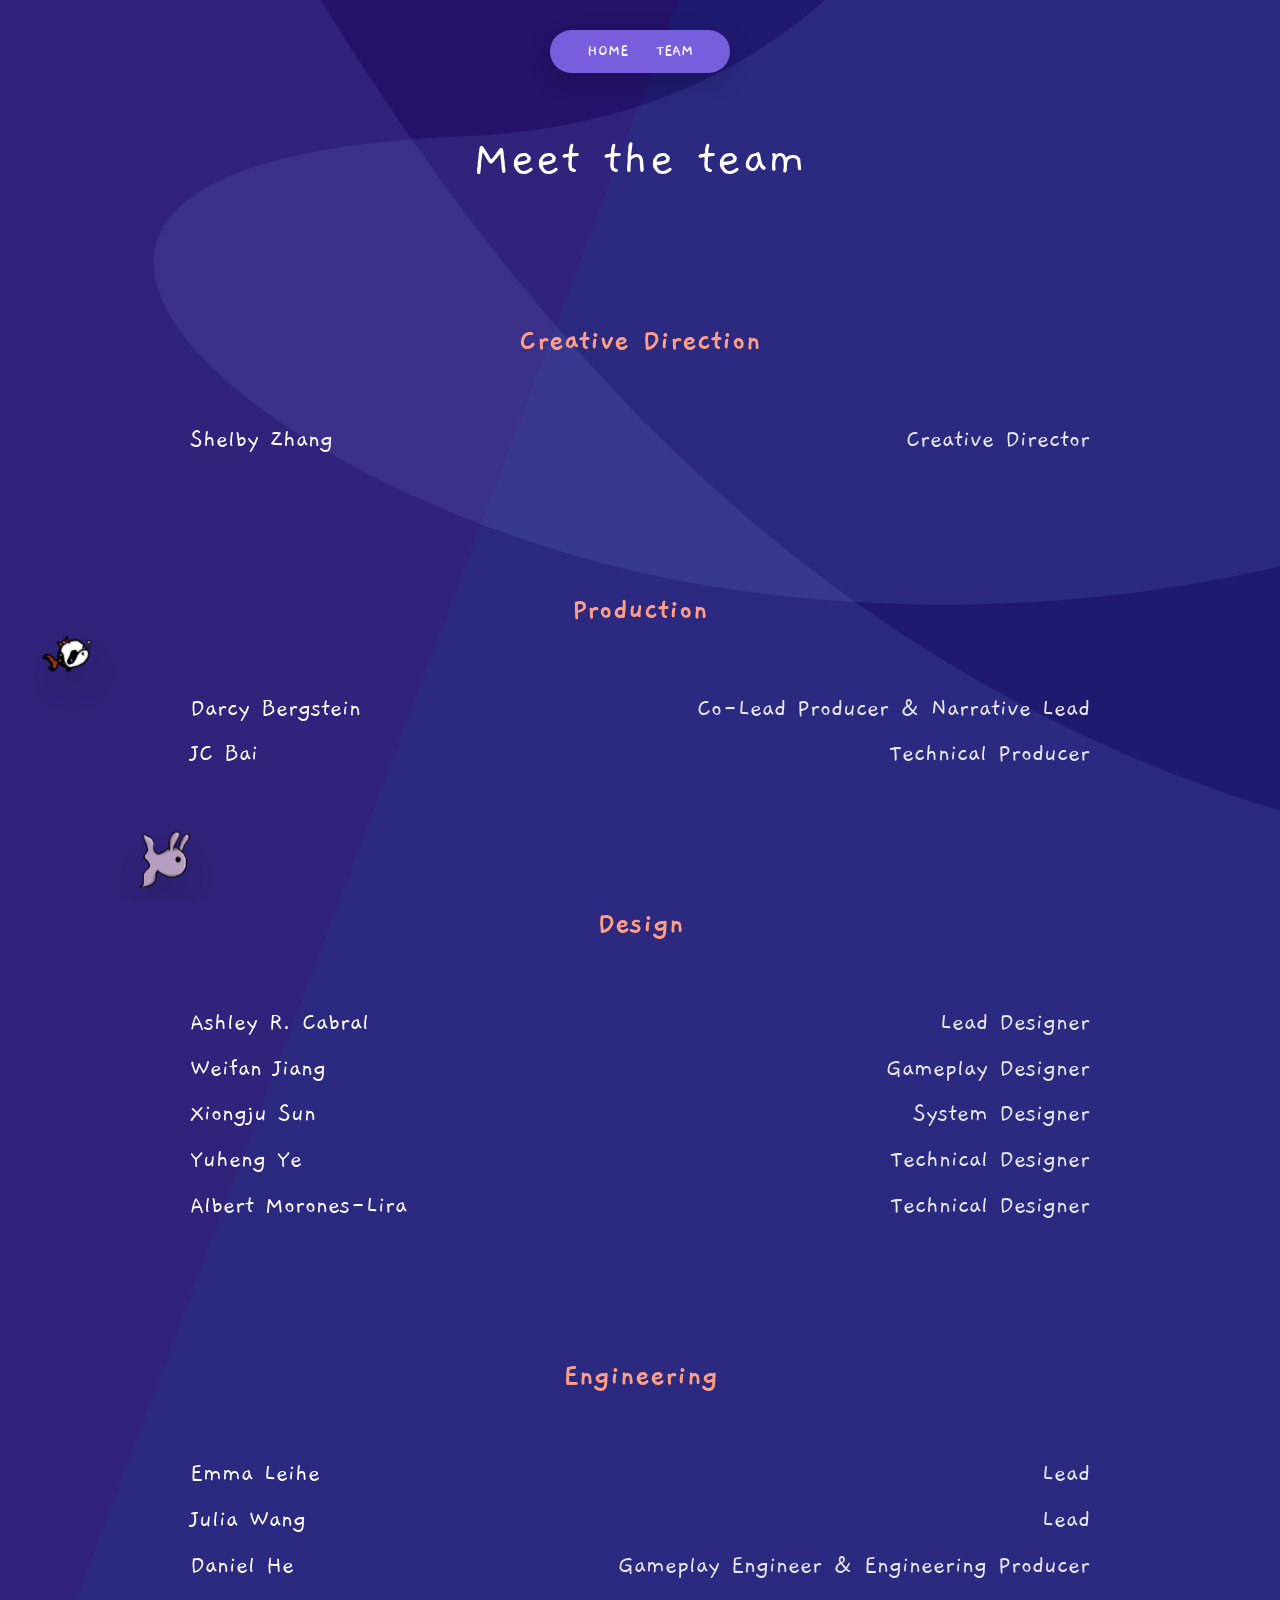
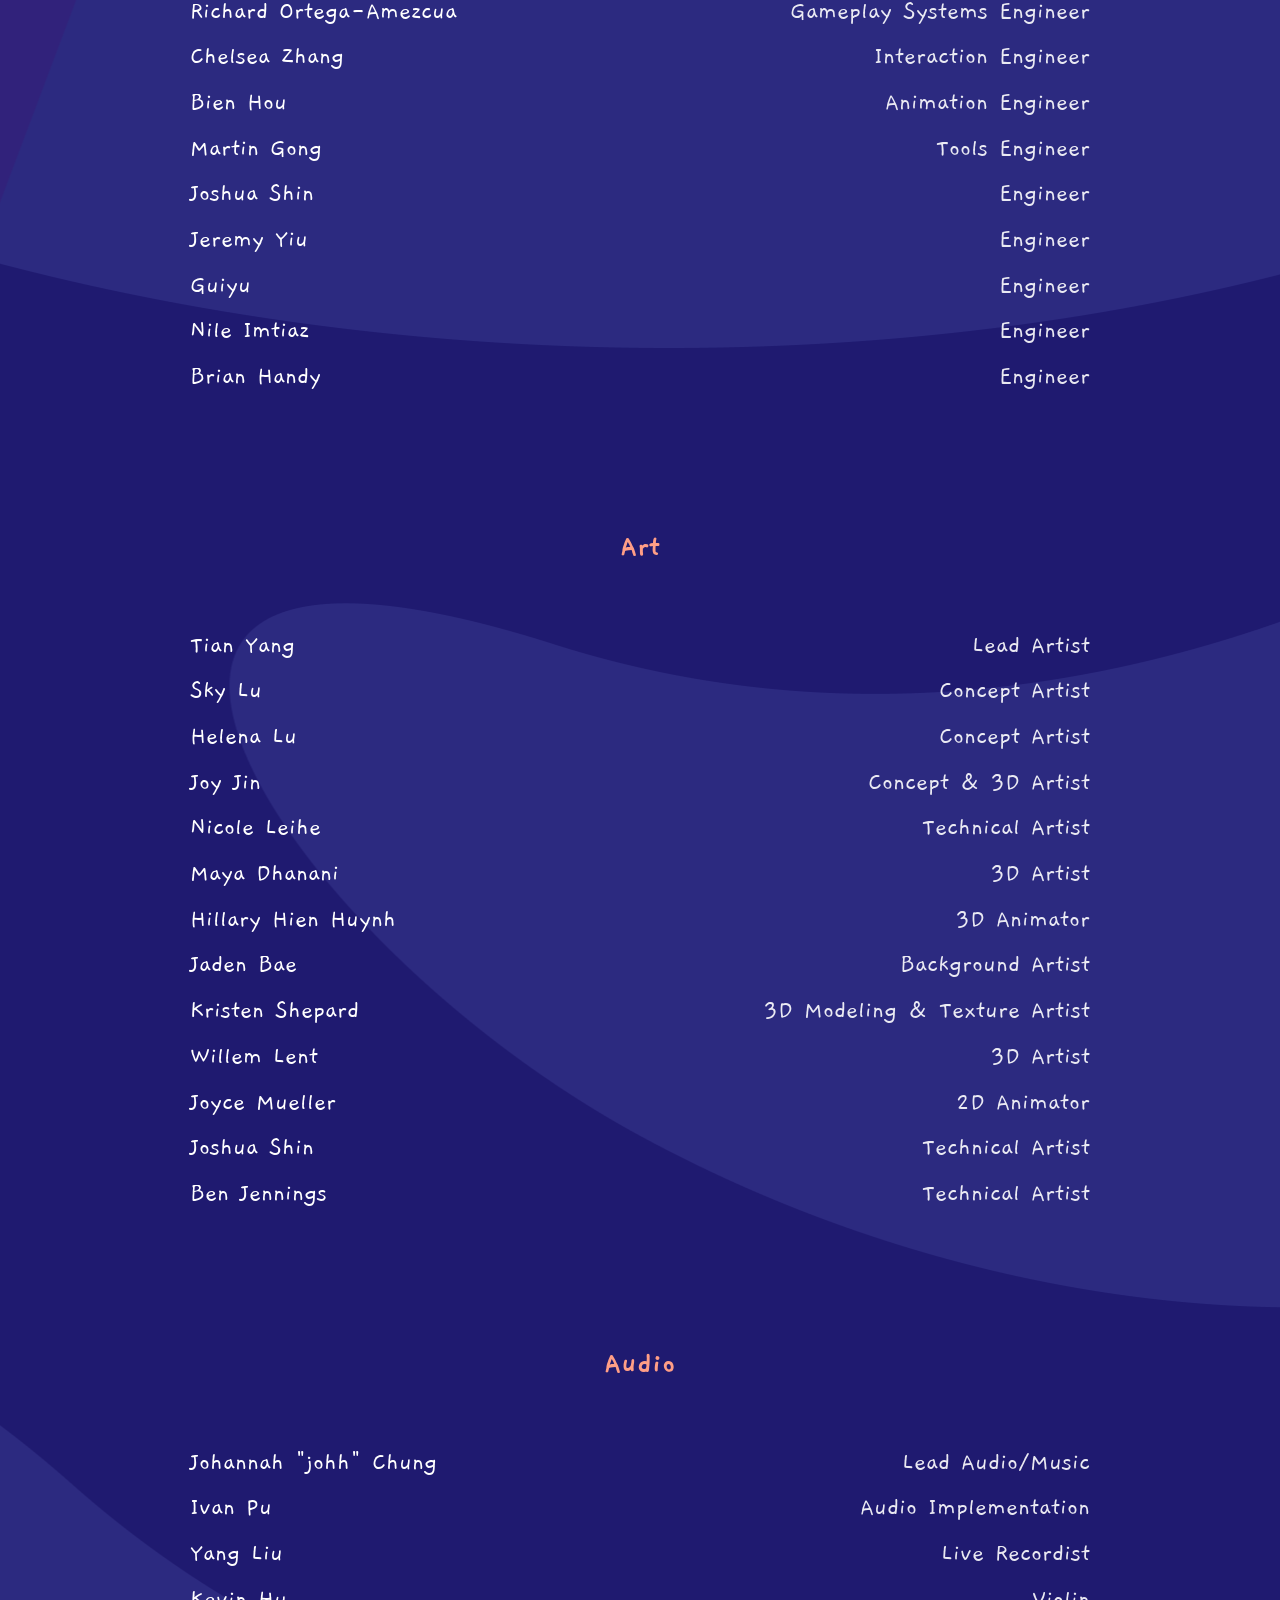
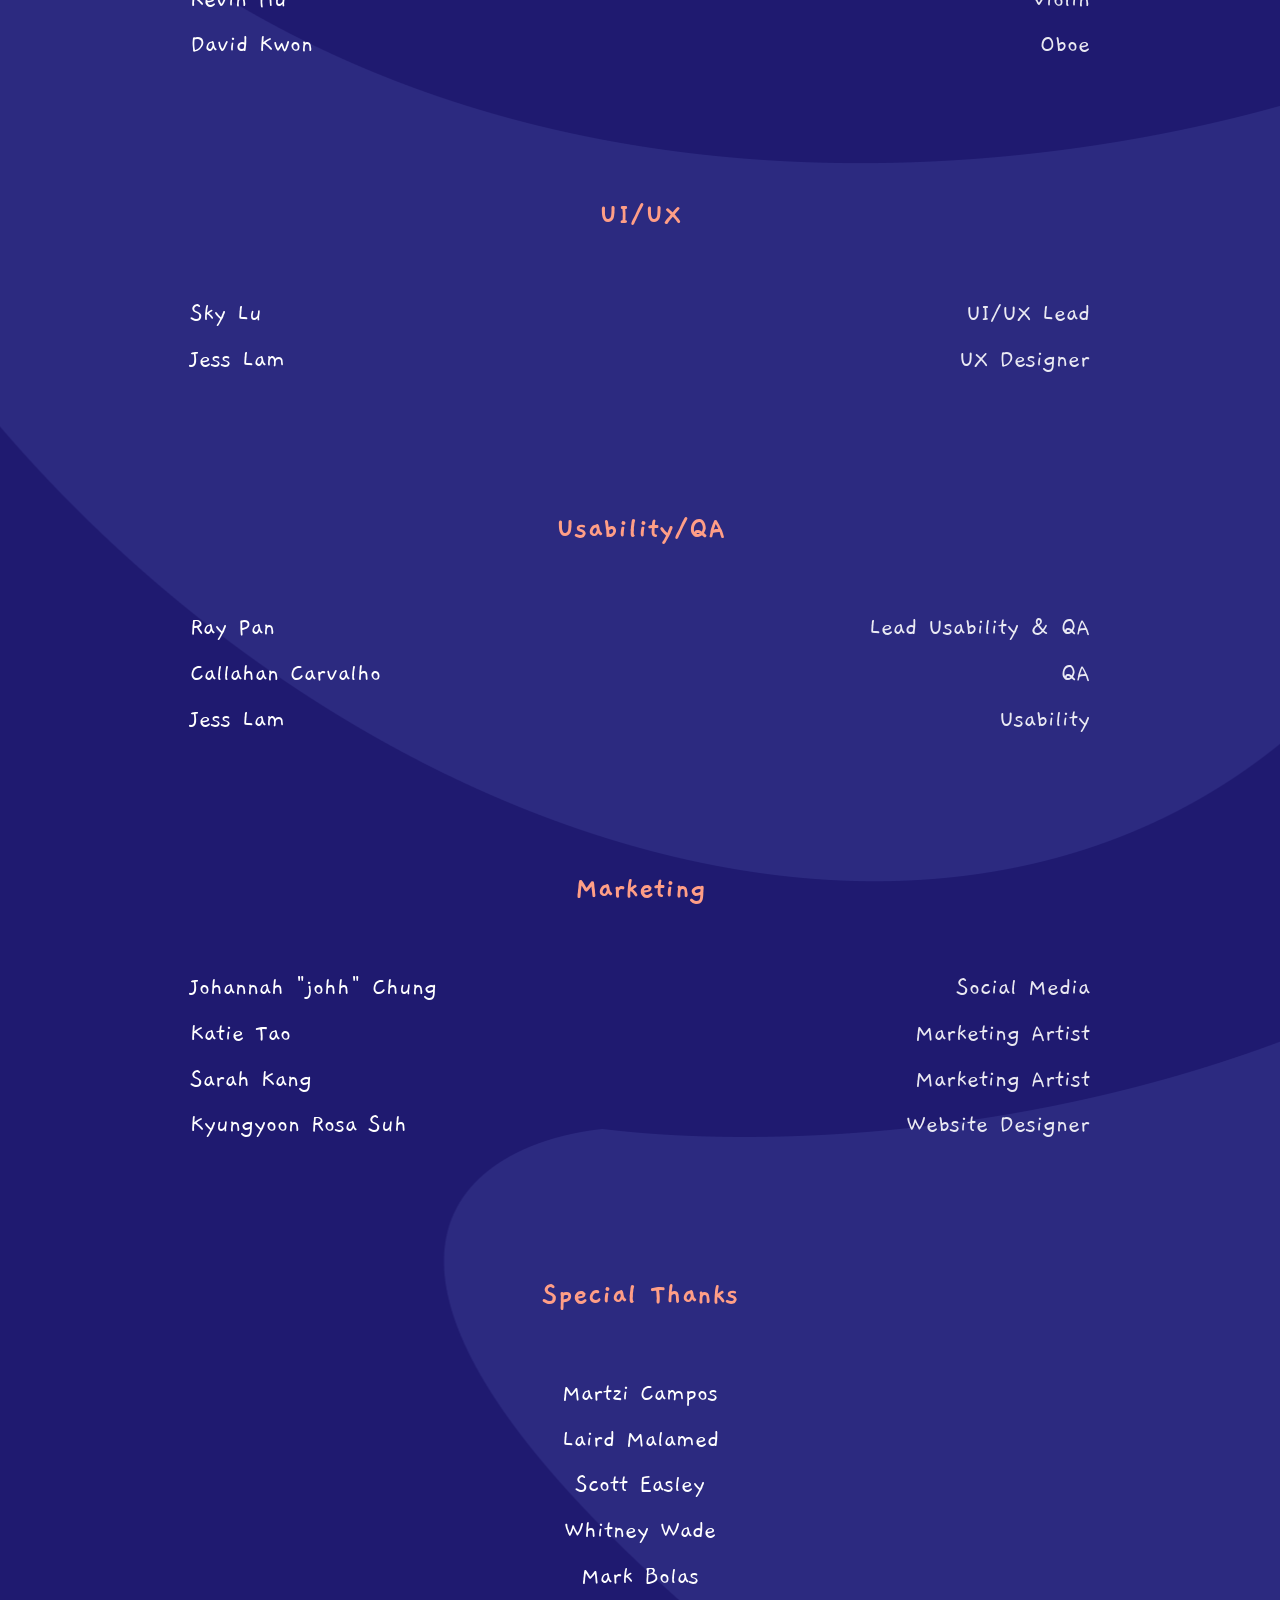
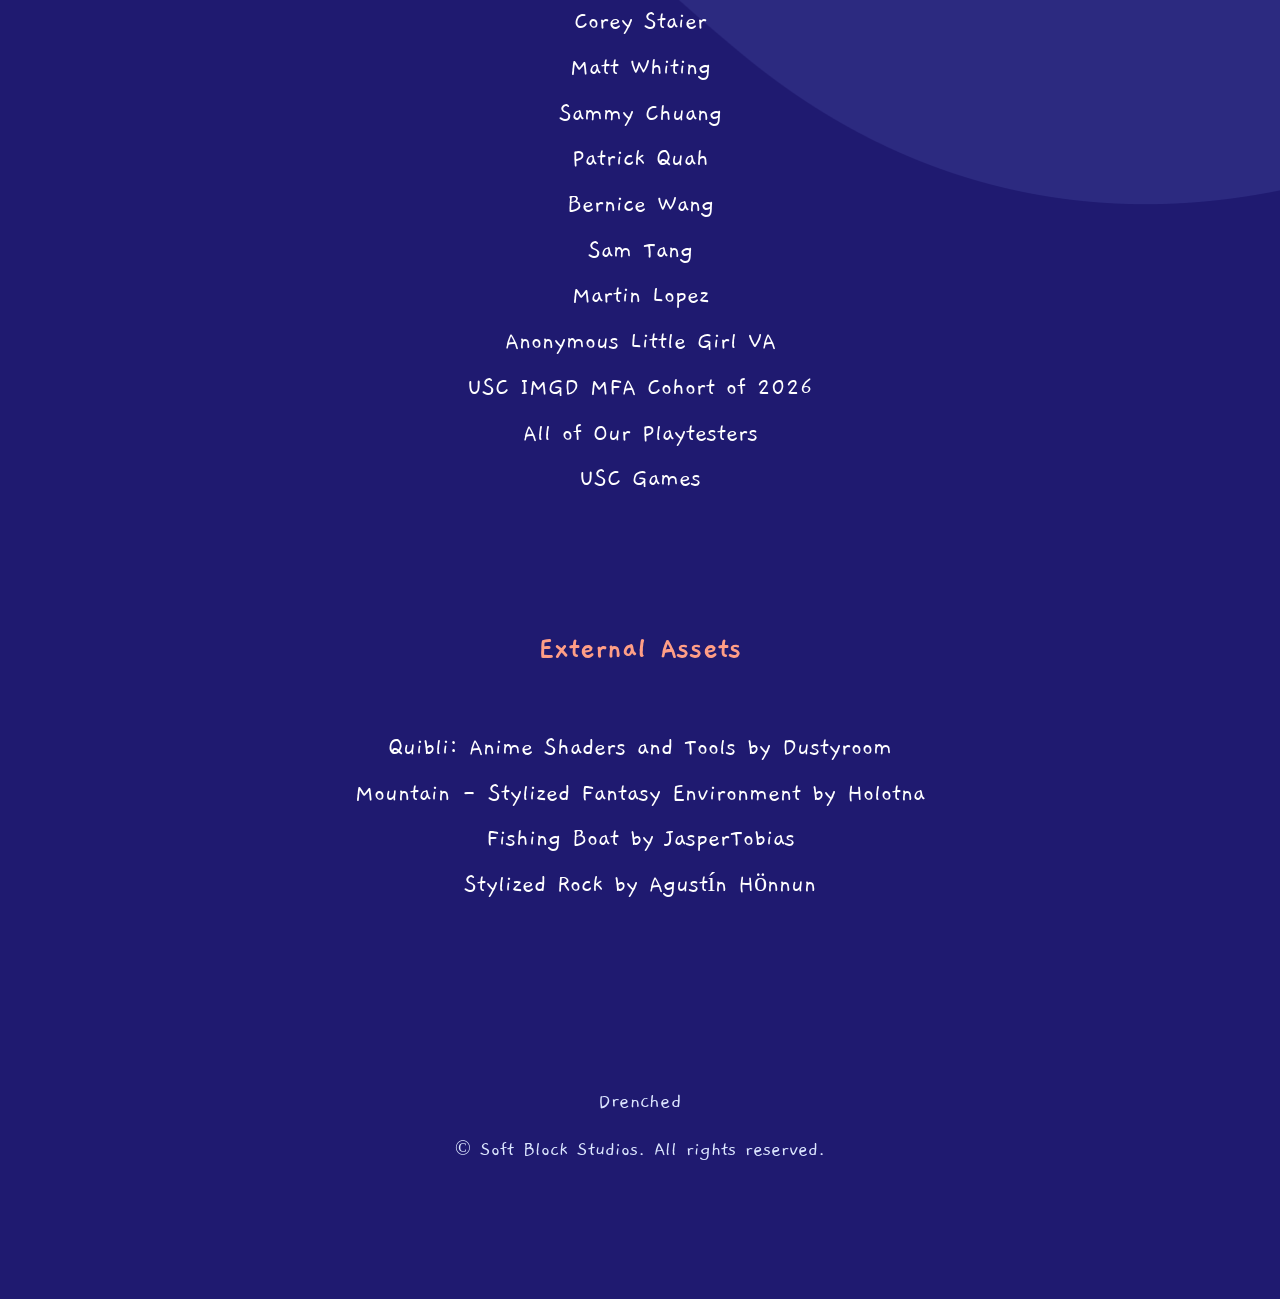
<file: meet-the-team.html>
<!DOCTYPE html>
<html lang="en">
<head>
<meta charset="UTF-8">
<meta name="viewport" content="width=device-width, initial-scale=1.0">
<title>Meet the team — Drenched</title>
<link rel="preconnect" href="https://fonts.googleapis.com">
<link rel="preconnect" href="https://fonts.gstatic.com" crossorigin>
<link href="https://fonts.googleapis.com/css2?family=Gaegu:wght@400;700&display=swap" rel="stylesheet">
<link rel="stylesheet" href="styles.css">
</head>
<body class="team-page">
  <div class="crew-fish-scene" aria-hidden="true">
    <img class="crew-fish fish-01" src="img/crew_fish_pngs/Chelsea's fish - Chelsea Zhang.png" alt="">
    <img class="crew-fish fish-02" src="img/crew_fish_pngs/darcy fish - Darcy Bergstein.PNG" alt="">
    <img class="crew-fish fish-03" src="img/crew_fish_pngs/DefaultFish.png" alt="">
    <img class="crew-fish fish-04" src="img/crew_fish_pngs/DefaultFish(1).png" alt="">
    <img class="crew-fish fish-05" src="img/crew_fish_pngs/Drawing - Ivan Pu.png" alt="">
    <img class="crew-fish fish-06" src="img/crew_fish_pngs/drenched-100x100-thing - 龔煒棋（Martin）.png" alt="">
    <img class="crew-fish fish-07" src="img/crew_fish_pngs/feesh - Daniel He.png" alt="">
    <img class="crew-fish fish-08" src="img/crew_fish_pngs/feesh - Richard Ortega.png" alt="">
    <img class="crew-fish fish-09" src="img/crew_fish_pngs/Feesh2.0 - Sky.png" alt="">
    <img class="crew-fish fish-10" src="img/crew_fish_pngs/fish - Jaden Bae.png" alt="">
    <img class="crew-fish fish-11" src="img/crew_fish_pngs/fish drenched - Nicole Leihe.png" alt="">
    <img class="crew-fish fish-12" src="img/crew_fish_pngs/Fish_Ben_Jennings_Transparent_100x100 - Ben “Bionicsonic” Jennings.png" alt="">
    <img class="crew-fish fish-13" src="img/crew_fish_pngs/fish_kristen - Kristen Shepard.png" alt="">
    <img class="crew-fish fish-14" src="img/crew_fish_pngs/Frame 60 - Jessica Lam.png" alt="">
    <img class="crew-fish fish-15" src="img/crew_fish_pngs/Frame 60 - Jessica Lam(1).png" alt="">
    <img class="crew-fish fish-16" src="img/crew_fish_pngs/Guiyu1 - Guiyu _.png" alt="">
    <img class="crew-fish fish-17" src="img/crew_fish_pngs/IMG_0969 - Maya Dhanani.png" alt="">
    <img class="crew-fish fish-18" src="img/crew_fish_pngs/IMG_1621 - sarah huynh.PNG" alt="">
    <img class="crew-fish fish-19" src="img/crew_fish_pngs/IMG_1677 - Katie Tao.png" alt="">
    <img class="crew-fish fish-20" src="img/crew_fish_pngs/joh-ly fish - johh.png" alt="">
    <img class="crew-fish fish-21" src="img/crew_fish_pngs/joshuaFish - Joshua Shin.png" alt="">
    <img class="crew-fish fish-22" src="img/crew_fish_pngs/joshuaFish - Joshua Shin(1).png" alt="">
    <img class="crew-fish fish-23" src="img/crew_fish_pngs/Joyce_Fish - Joyce Müller.png" alt="">
    <img class="crew-fish fish-24" src="img/crew_fish_pngs/jules fish - Shelby Zhang.png" alt="">
    <img class="crew-fish fish-25" src="img/crew_fish_pngs/JUU - Xiongju Sun.png" alt="">
    <img class="crew-fish fish-26" src="img/crew_fish_pngs/sherb fish - Shelby Zhang.png" alt="">
    <img class="crew-fish fish-27" src="img/crew_fish_pngs/TianFish - Tian Yang.png" alt="">
    <img class="crew-fish fish-28" src="img/crew_fish_pngs/TransparentFishForDrenched (1) - Albert Morones.png" alt="">
    <img class="crew-fish fish-29" src="img/crew_fish_pngs/Untitled1_20260414123229 - Ashley Rodriguez.png" alt="">
    <img class="crew-fish fish-30" src="img/crew_fish_pngs/Untitled_Artwork - Bien Hou.png" alt="">
    <img class="crew-fish fish-31" src="img/crew_fish_pngs/Untitled_Artwork - Ray Pan.png" alt="">
    <img class="crew-fish fish-32" src="img/crew_fish_pngs/willem taiyaki fish - Willem Lent.png" alt="">
  </div>

  <nav class="nav">
    <div class="wrap">
      <ul class="nav-links">
        <li><a href="index.html">HOME</a></li>
        <li><a href="meet-the-team.html">TEAM</a></li>
      </ul>
    </div>
  </nav>

  <main class="team-main wrap">
    <h1 class="team-title">Meet the team</h1>

      <div class="team-section">
      <p class="team-role-label">Creative Direction</p>
      <div class="team-list">
        <div class="team-name-column">
          <p class="team-name">Shelby Zhang</p>
        </div>
        <div class="team-role-column">
          <p class="team-role">Creative Director</p>
        </div>
      </div>
    </div>
    

    <div class="team-section">
      <p class="team-role-label">Production</p>
      <div class="team-list">
        <div class="team-name-column">
          <p class="team-name">Darcy Bergstein</p>
          <p class="team-name">JC Bai</p>
        </div>
        <div class="team-role-column">
          <p class="team-role">Co-Lead Producer &amp; Narrative Lead</p>
          <p class="team-role">Technical Producer</p>
        </div>
      </div>
    </div>

    <div class="team-section">
      <p class="team-role-label">Design</p>
      <div class="team-list">
        <div class="team-name-column">
          <p class="team-name">Ashley R. Cabral</p>
          <p class="team-name">Weifan Jiang</p>
          <p class="team-name">Xiongju Sun</p>
          <p class="team-name">Yuheng Ye</p>
          <p class="team-name">Albert Morones-Lira</p>
        </div>
        <div class="team-role-column">
          <p class="team-role">Lead Designer</p>
          <p class="team-role">Gameplay Designer</p>
          <p class="team-role">System Designer</p>
          <p class="team-role">Technical Designer</p>
          <p class="team-role">Technical Designer</p>
        </div>
      </div>
    </div>

    <div class="team-section">
      <p class="team-role-label">Engineering</p>
      <div class="team-list">
        <div class="team-name-column">
          <p class="team-name">Emma Leihe</p>
          <p class="team-name">Julia Wang</p>
          <p class="team-name">Daniel He</p>
          <p class="team-name">Richard Ortega-Amezcua</p>
          <p class="team-name">Chelsea Zhang</p>
          <p class="team-name">Bien Hou</p>
          <p class="team-name">Martin Gong</p>
          <p class="team-name">Joshua Shin</p>
          <p class="team-name">Jeremy Yiu</p>
          <p class="team-name">Guiyu</p>
          <p class="team-name">Nile Imtiaz</p>
          <p class="team-name">Brian Handy</p>
        </div>
        <div class="team-role-column">
          <p class="team-role">Lead</p>
          <p class="team-role">Lead</p>
          <p class="team-role">Gameplay Engineer &amp; Engineering Producer</p>
          <p class="team-role">Gameplay Systems Engineer</p>
          <p class="team-role">Interaction Engineer</p>
          <p class="team-role">Animation Engineer</p>
          <p class="team-role">Tools Engineer</p>
          <p class="team-role">Engineer</p>
          <p class="team-role">Engineer</p>
          <p class="team-role">Engineer</p>
          <p class="team-role">Engineer</p>
          <p class="team-role">Engineer</p>
        </div>
      </div>
    </div>

    <div class="team-section">
      <p class="team-role-label">Art</p>
      <div class="team-list">
        <div class="team-name-column">
          <p class="team-name">Tian Yang</p>
          <p class="team-name">Sky Lu</p>
          <p class="team-name">Helena Lu</p>
          <p class="team-name">Joy Jin</p>
          <p class="team-name">Nicole Leihe</p>
          <p class="team-name">Maya Dhanani</p>
          <p class="team-name">Hillary Hien Huynh</p>
          <p class="team-name">Jaden Bae</p>
          <p class="team-name">Kristen Shepard</p>
          <p class="team-name">Willem Lent</p>
          <p class="team-name">Joyce Mueller</p>
          <p class="team-name">Joshua Shin</p>
          <p class="team-name">Ben Jennings</p>
        </div>
        <div class="team-role-column">
          <p class="team-role">Lead Artist</p>
          <p class="team-role">Concept Artist</p>
          <p class="team-role">Concept Artist</p>
          <p class="team-role">Concept &amp; 3D Artist</p>
          <p class="team-role">Technical Artist</p>
          <p class="team-role">3D Artist</p>
          <p class="team-role">3D Animator</p>
          <p class="team-role">Background Artist</p>
          <p class="team-role">3D Modeling &amp; Texture Artist</p>
          <p class="team-role">3D Artist</p>
          <p class="team-role">2D Animator</p>
          <p class="team-role">Technical Artist</p>
          <p class="team-role">Technical Artist</p>
        </div>
      </div>
    </div>

    <div class="team-section">
      <p class="team-role-label">Audio</p>
      <div class="team-list">
        <div class="team-name-column">
          <p class="team-name">Johannah "johh" Chung</p>
          <p class="team-name">Ivan Pu</p>
          <p class="team-name">Yang Liu</p>
          <p class="team-name">Kevin Hu</p>
          <p class="team-name">David Kwon</p>
        </div>
        <div class="team-role-column">
          <p class="team-role">Lead Audio/Music</p>
          <p class="team-role">Audio Implementation</p>
          <p class="team-role">Live Recordist</p>
          <p class="team-role">Violin</p>
          <p class="team-role">Oboe</p>
        </div>
      </div>
    </div>

    <div class="team-section">
      <p class="team-role-label">UI/UX</p>
      <div class="team-list">
        <div class="team-name-column">
          <p class="team-name">Sky Lu</p>
          <p class="team-name">Jess Lam</p>
        </div>
        <div class="team-role-column">
          <p class="team-role">UI/UX Lead</p>
          <p class="team-role">UX Designer</p>
        </div>
      </div>
    </div>

    <div class="team-section">
      <p class="team-role-label">Usability/QA</p>
      <div class="team-list">
        <div class="team-name-column">
          <p class="team-name">Ray Pan</p>
          <p class="team-name">Callahan Carvalho</p>
          <p class="team-name">Jess Lam</p>
        </div>
        <div class="team-role-column">
          <p class="team-role">Lead Usability &amp; QA</p>
          <p class="team-role">QA</p>
          <p class="team-role">Usability</p>
        </div>
      </div>
    </div>

    <div class="team-section">
      <p class="team-role-label">Marketing</p>
      <div class="team-list">
        <div class="team-name-column">
          <p class="team-name">Johannah "johh" Chung</p>
          <p class="team-name">Katie Tao</p>
          <p class="team-name">Sarah Kang</p>
          <p class="team-name">Kyungyoon Rosa Suh</p>
        </div>
        <div class="team-role-column">
          <p class="team-role">Social Media</p>
          <p class="team-role">Marketing Artist</p>
          <p class="team-role">Marketing Artist</p>
          <p class="team-role">Website Designer</p>
        </div>
      </div>
    </div>

    <div class="team-section">
      <p class="team-role-label">Special Thanks</p>
      <div class="team-list">
        <div class="team-name-column">
          <p class="team-name">Martzi Campos</p>
          <p class="team-name">Laird Malamed</p>
          <p class="team-name">Scott Easley</p>
          <p class="team-name">Whitney Wade</p>
          <p class="team-name">Mark Bolas</p>
          <p class="team-name">Corey Staier</p>
          <p class="team-name">Matt Whiting</p>
          <p class="team-name">Sammy Chuang</p>
          <p class="team-name">Patrick Quah</p>
          <p class="team-name">Bernice Wang</p>
          <p class="team-name">Sam Tang</p>
          <p class="team-name">Martin Lopez</p>
          <p class="team-name">Anonymous Little Girl VA</p>
          <p class="team-name">USC IMGD MFA Cohort of 2026</p>
          <p class="team-name">All of Our Playtesters</p>
          <p class="team-name">USC Games</p>
        </div>
      </div>
    </div>

    <div class="team-section">
      <p class="team-role-label">External Assets</p>
      <div class="team-list">
        <div class="team-name-column">
          <p class="team-name">Quibli: Anime Shaders and Tools by Dustyroom</p>
          <p class="team-name">Mountain - Stylized Fantasy Environment by Holotna</p>
          <p class="team-name">Fishing Boat by JasperTobias</p>
          <p class="team-name">Stylized Rock by Agustín Hönnun</p>
        </div>
      </div>
    </div>

    <footer>
  <div class="wrap">
    <span class="nav-logo">Drenched</span>
    <p>© <span id="year"></span> Soft Block Studios. All rights reserved.</p>
  </div>
</footer>


  </main>

  <script>
    const fishElements = [...document.querySelectorAll('.crew-fish')];
    fishElements.forEach((fish) => {
      fish.style.opacity = '0';
    });

    const batchPattern = [5, 6, 7, 4, 5, 5];

    const fishState = fishElements.map((fish, index) => {
      let batchIndex = 0;
      let batchStart = 0;

      while (index >= batchStart + batchPattern[batchIndex]) {
        batchStart += batchPattern[batchIndex];
        batchIndex += 1;
      }

      const baseX = parseFloat(getComputedStyle(fish).left) || 120 + index * 80;
      const batchPosition = index - batchStart;
      const batchSize = batchPattern[batchIndex];
      const groupStartTime = batchIndex * 1.3;
      const randomJitter = ((Math.sin(index * 12.9898 + batchIndex * 4.37) + 1) * 0.5) * (0.9 + batchPosition * 0.06);
      const idleHold = 0.8 + (batchPosition % 4) * 0.28 + (batchIndex % 3) * 0.35;
      const startDelay = 1.5 + groupStartTime + randomJitter + batchPosition * 0.05;
      const riseDistance = window.innerHeight + 260 + (batchPosition % 5) * 34;
      const duration = (6.6 + (batchIndex % 4) * 1.1 + (batchPosition % 3) * 0.8) * 1.45;
      const amplitude = 20 + (batchPosition % 6) * 9;
      const horizontalFreq = 0.75 + (batchPosition % 5) * 0.2 + batchIndex * 0.05;
      const verticalFreq = 0.9 + (batchSize % 4) * 0.18 + (batchPosition % 3) * 0.22;
      const wobble = 10 + (batchPosition % 6) * 5;
      const sway = 6 + (batchPosition % 5) * 3;
      const startTime = performance.now() * 0.001 + startDelay;

      return {
        fish,
        baseX,
        riseDistance,
        duration,
        amplitude,
        horizontalFreq,
        verticalFreq,
        wobble,
        sway,
        idleHold,
        phase: index * 1.31 + 0.9 + batchIndex * 0.35,
        startTime
      };
    });

    function easeOutCubic(t) {
      return 1 - Math.pow(1 - t, 3);
    }

    function easeInOutSine(t) {
      return -(Math.cos(Math.PI * t) - 1) / 2;
    }

    function updateFishMotion() {
      const now = performance.now() * 0.001;

      fishState.forEach((state, index) => {
        const elapsed = now - state.startTime;
        const hoverTime = Math.max(0, elapsed);

        if (hoverTime < state.idleHold) {
          const hoverProgress = hoverTime / state.idleHold;
          const x = Math.sin(now * (state.horizontalFreq * 0.6) + state.phase) * (state.amplitude * 0.2);
          const y = Math.sin(now * (state.verticalFreq * 0.8) + state.phase) * (state.wobble * 0.45);
          const rotate = Math.sin(now * 1.1 + state.phase) * 10;
          state.fish.style.opacity = '0';
          state.fish.style.transform = `translate3d(${x}px, ${y}px, 0) rotate(${rotate}deg)`;
          return;
        }

        const riseElapsed = hoverTime - state.idleHold;
        const riseProgress = Math.min(Math.max(riseElapsed / state.duration, 0), 1);
        const eased = easeOutCubic(riseProgress);
        const x = Math.sin(now * state.horizontalFreq + state.phase) * state.amplitude;
        const verticalWave = Math.sin(now * state.verticalFreq + state.phase) * state.wobble;
        const sideSway = Math.cos(now * (state.horizontalFreq * 0.85) + state.phase) * state.sway;
        const riseY = -eased * state.riseDistance + verticalWave;
        const rotate = Math.sin(now * (1.1 + index * 0.08) + state.phase) * (14 + index * 0.9);
        const opacity = 1;

        if (riseProgress >= 1) {
          state.fish.style.opacity = '0';
          state.fish.style.transform = `translate3d(${x + sideSway}px, ${-state.riseDistance - 140}px, 0) rotate(${rotate}deg)`;
          return;
        }

        state.fish.style.opacity = '1';
        state.fish.style.transform = `translate3d(${x + sideSway}px, ${riseY}px, 0) rotate(${rotate}deg)`;
      });
    }

    updateFishMotion();
    setInterval(updateFishMotion, 16);
  </script>
</body>
</html>
</file>
<file: styles.css>
:root {
  --bg: #25126A;
  --ink: #F7F5FF;
  --deep: #FFFFFF;
  --teal: #67E2D7;
  --aqua-light: #C6E9E4;
  --foam: #25126A;
  --coral: #ff9e86;
  --coral-dark: #E5644A;
  --muted: #DCE6FF;
  --panel: rgba(255, 255, 255, 0.08);
  --font-display: 'Gaegu', cursive;
  --font-body: 'Gaegu', cursive;
  --max-w: 1120px;
}

* { box-sizing: border-box; }
html { scroll-behavior: smooth; }
body {
  margin: 0;
  background-color: var(--bg);
  background-image: url('img/drenched_bg.png');
  background-repeat: no-repeat;
  background-position: center -1095px;
  background-size: auto;
  background-attachment: scroll;
  color: var(--ink);
  font-family: var(--font-body);
  font-size: 18px;
  line-height: 1.6;
  overflow-x: hidden;
}
h1, h2, h3, .display {
  font-family: var(--font-display);
  font-weight: 700;
  line-height: 1.15;
  margin: 0;
  letter-spacing: 0.3px;
  color: var(--coral);
}
p {
  font-family: var(--font-body);
  font-size: 1.3rem;
  font-weight: 400;
  margin: 0 0 1em;
}
a { color: inherit; }
img { max-width: 100%; display: block; }
.wrap {
  max-width: var(--max-w);
  margin: 0 auto;
  padding: 0 32px;
}
.eyebrow {
  display: inline-flex;
  align-items: center;
  gap: 8px;
  font-family: var(--font-display);
  font-size: 1.4rem;
  color: var(--teal);
  margin-bottom: 8px;
}
.eyebrow svg { width: 22px; height: 22px; }

a:focus-visible, button:focus-visible {
  outline: 3px solid var(--coral);
  outline-offset: 3px;
}

.nav {
  position: sticky;
  top: 0;
  z-index: 50;
  padding-top: 30px;
  padding-bottom: 12px;
  opacity: 1;
  transition: opacity 0.2s ease;
}
.nav .wrap {
  width: fit-content;
  max-width: 30%;
  min-width: 180px;
  display: flex;
  align-items: center;
  justify-content: center;
  padding: 8px 35px;
  background: rgba(136, 107, 240, 0.85);
  backdrop-filter: blur(6px);
  border-radius: 999px;
  box-shadow: 0 8px 24px rgba(0, 0, 0, 0.18);
  margin: 0 auto;
  transition: opacity 0.2s ease;
}
.nav:hover,
.nav:focus-within,
.nav .wrap:hover,
.nav .wrap:focus-within,
.nav.is-scrolled:hover,
.nav.is-scrolled:focus-within,
.nav.is-scrolled:hover .wrap,
.nav.is-scrolled:focus-within .wrap {
  opacity: 1;
}
.nav.is-scrolled {
  opacity: 0.5;
}
.nav.is-scrolled .wrap {
  opacity: 0.5;
}
@media (min-width: 1200px) {
  .nav {
    padding-top: 30px;
  }
}
.nav-logo {
  font-family: var(--font-display);
  font-size: 1.6rem;
  color: var(--deep);
  text-decoration: none;
}
.nav-links {
  display: flex;
  gap: 28px;
  list-style: none;
  margin: 0;
  padding: 0;
  font-size: 1.05rem;
  font-weight: 700;
}
.nav-links a { text-decoration: none; color: var(--ink); position: relative; font-weight: 700; }
.nav-links a::after {
  content: '';
  position: absolute;
  left: 0; right: 0; bottom: -4px;
  height: 2px;
  background: var(--coral);
  transform: scaleX(0);
  transform-origin: left;
  transition: transform 0.25s ease;
}
.nav-links a:hover::after { transform: scaleX(1); }

.hero {
  position: relative;
  background: radial-gradient(120% 100% at 50% 0%, #3a1f79 0%, #1b0f4d 55%, var(--bg) 100%);
  color: var(--foam);
  padding: 64px 0 0;
  overflow: hidden;
}
.hero-logo-wrap {
  display: flex;
  justify-content: center;
  margin-bottom: 24px;
}
.hero-logo {
  display: block;
  width: 52vw;
  max-width: 624px;
  height: auto;
}
.wishlist-banner {
  display: flex;
  justify-content: center;
  margin-bottom: 40px;
}
.wishlist-banner a {
  display: inline-flex;
  align-items: center;
  gap: 10px;
  background: var(--coral);
  color: #17141A;
  font-family: var(--font-display);
  font-size: 1.15rem;
  font-weight: 700;
  text-decoration: none;
  padding: 12px 26px;
  border-radius: 999px;
  box-shadow: 0 6px 0 var(--coral-dark);
  transition: transform 0.15s ease, box-shadow 0.15s ease;
}
.wishlist-banner a:hover {
  transform: translateY(2px);
  box-shadow: 0 4px 0 var(--coral-dark);
}
.hero-video {
  width: calc(100% - 32px);
  max-width: 960px;
  margin: 0 auto;
  border-radius: 20px;
  overflow: hidden;
  box-shadow: 0 30px 60px -20px rgba(0,0,0,0.55);
  border: 3px solid rgba(198,233,228,0.25);
  background: #06181d;
}
.hero-video .ratio {
  position: relative;
  width: 100%;
  aspect-ratio: 16 / 9;
  background: transparent;
}
.hero-video video {
  display: block;
  width: auto;
  max-width: 100%;
  height: auto;
  background: #06181d;
}
.hero-video iframe {
  position: absolute; inset: 0; width: 100%; height: 100%; border: 0;
}
.hero-video iframe[hidden] {
  display: none;
}
.hero-video .trailer-preview-note {
  position: absolute;
  inset: 0;
  display: grid;
  align-content: center;
  justify-items: center;
  gap: 8px;
  margin: 0;
  padding: 24px;
  text-align: center;
  color: var(--ink);
}
.hero-video .trailer-preview-note[hidden] {
  display: none;
}
.hero-video .trailer-preview-note a {
  color: var(--teal);
}
.hero-copy {
  max-width: 780px;
  margin: 56px auto 0;
  text-align: center;
  padding-bottom: 90px;
}
.hero-copy h1 {
  font-size: clamp(2.1rem, 5vw, 3.4rem);
  color: var(--coral);
  margin-bottom: 24px;
}
.hero-copy p { color: rgba(251,245,233,0.85); font-size: 1.3rem; }

.wave-divider { display: block; width: 100%; line-height: 0; }
.wave-divider svg { width: 100%; height: 90px; display: block; }

.section { padding: 100px 0; position: relative; background: transparent; }
.section-head { text-align: center; margin-bottom: 56px; }
.section-head h2 {
  font-size: clamp(1.9rem, 4vw, 2.6rem);
  color: var(--deep);
}

/* Make hero and other sections follow the same layout as .section */
.hero {
  background: transparent;
  color: var(--deep);
  padding: 100px 0 0;
}

#screenshots,
#soundtrack,
#updates {
  background: transparent;
  color: var(--deep);
}

.feature-row {
  display: grid;
  grid-template-columns: 1fr 1fr;
  gap: 56px;
  align-items: center;
  margin-bottom: 88px;
}
.feature-row:last-child { margin-bottom: 0; }
.feature-row.reverse .feature-media { order: 2; }
.feature-row.reverse .feature-copy { order: 1; }
.feature-copy h3 {
  font-size: 1.6rem;
  color: var(--deep);
  margin-bottom: 14px;
}
.feature-copy p { color: var(--muted); }

.img-placeholder {
  position: relative;
  border: 0;
  border-radius: 24px;
  background: transparent;
  aspect-ratio: 16 / 9;
  display: flex;
  align-items: center;
  justify-content: center;
  text-align: center;
  color: var(--teal);
  font-size: 0.95rem;
  padding: 0;
  overflow: hidden;
}
.img-placeholder > .ph-inner {
  display: block;
  width: 100%;
  height: 100%;
  object-fit: cover;
  object-position: center;
  padding: 0;
  border-radius: inherit;
}
.img-placeholder .ph-inner span.big {
  display: block;
  font-family: var(--font-display);
  font-size: 1.2rem;
  color: var(--deep);
  margin-bottom: 6px;
}
.img-placeholder.square { aspect-ratio: 1 / 1; }

.screens-grid {
  display: grid;
  grid-template-columns: repeat(3, minmax(0, 1fr));
  gap: 24px;
  width: min(100%, 1100px);
  margin: 0 auto;
  justify-items: center;
}
.screens-grid .img-placeholder {
  border-radius: 18px;
  width: 100%;
  aspect-ratio: 4 / 3;
  cursor: pointer;
}
.screens-grid .img-placeholder:nth-child(3n+2) { aspect-ratio: 4 / 3; }
.screens-grid .img-placeholder:hover .ph-inner {
  transform: scale(1.02);
}
.screens-grid .ph-inner {
  transition: transform 0.2s ease;
  cursor: pointer;
}

.lightbox {
  position: fixed;
  inset: 0;
  display: flex;
  align-items: center;
  justify-content: center;
  background: rgba(8, 7, 17, 0.85);
  opacity: 0;
  pointer-events: none;
  transition: opacity 0.2s ease;
  z-index: 200;
}
.lightbox.is-open {
  opacity: 1;
  pointer-events: auto;
}
.lightbox-image {
  max-width: min(92vw, 1200px);
  max-height: 90vh;
  width: auto;
  height: auto;
  border-radius: 18px;
  box-shadow: 0 30px 80px rgba(0,0,0,0.35);
  object-fit: contain;
}
.lightbox-close {
  position: absolute;
  top: 20px;
  right: 22px;
  border: 0;
  background: rgba(255,255,255,0.15);
  color: var(--deep);
  width: 42px;
  height: 42px;
  border-radius: 50%;
  font-size: 2rem;
  cursor: pointer;
}

.soundtrack {
  background: linear-gradient(180deg, rgba(20, 13, 58, 0.98), rgba(10, 8, 29, 0.98));
  color: var(--foam);
}
.soundtrack .section-head h2 { color: var(--foam); }
.soundtrack-panel {
  display: grid;
  grid-template-columns: 300px 1fr;
  gap: 40px;
  align-items: center;
  background: rgba(255,255,255,0.06);
  border: 1px solid rgba(255,255,255,0.15);
  border-radius: 24px;
  padding: 8px 32px 16px;
  max-width: 860px;
  margin: 0 auto;
}
.soundtrack-panel .img-placeholder {
  width: 100%;
  max-width: 300px;
  aspect-ratio: 1/1;
  border: 0;
  color: var(--aqua-light);
  background: transparent;
  box-shadow: none;
  display: flex;
  align-items: center;
  justify-content: center;
  overflow: hidden;
  margin: 0 auto;
}
.soundtrack-panel .img-placeholder img {
  display: block;
  width: 110%;
  height: 110%;
  max-width: 110%;
  max-height: 110%;
  object-fit: contain;
  object-position: center;
  border-radius: 18px;
  background: transparent;
  animation: album-spin 18s linear infinite;
  transform-origin: center center;
}
@keyframes album-spin {
  from { transform: rotate(0deg); }
  to { transform: rotate(360deg); }
}
.soundtrack-copy p { color: rgba(251,245,233,0.85); margin-bottom: 18px; }
.soundtrack-copy {
  display: flex;
  flex-direction: column;
  gap: 45px;
}
.spotify-btn {
  display: inline-flex;
  align-items: center;
  justify-content: center;
  gap: 8px;
  background: var(--teal);
  color: var(--foam);
  text-decoration: none;
  padding: 10px 18px;
  border-radius: 999px;
  font-family: var(--font-display);
  font-size: 1rem;
  line-height: 1.2;
  width: fit-content;
  min-width: 0;
}

.updates-empty {
  max-width: 560px;
  margin: 0 auto;
  text-align: center;
  border: 2px dashed rgba(103,226,215,0.4);
  border-radius: 24px;
  padding: 48px 32px;
  color: var(--muted);
  background: rgba(255,255,255,0.04);
}
.updates-empty .display { font-size: 1.4rem; color: var(--deep); display: block; margin-bottom: 10px; }

footer {
  background: transparent;
  color: var(--muted);
  padding: 48px 0 32px;
  text-align: center;
  font-size: 0.95rem;
}
footer .nav-logo { color: var(--muted); display: block; margin-bottom: 14px; font-size: 1.4rem; }
footer .nav-links { justify-content: center; margin-bottom: 18px; color: var(--muted); }
footer .nav-links a { color: var(--muted); }

.reveal {
  opacity: 0;
  transform: translateY(24px);
  transition: opacity 0.7s ease, transform 0.7s ease;
}
.reveal.is-visible { opacity: 1; transform: translateY(0); }

.team-page {
  background-color: var(--bg);
  background-image: url('img/drenched_bg.png');
  background-repeat: no-repeat;
  background-position: center -1095px;
  background-size: auto;
  color: var(--deep);
  min-height: 100vh;
  overflow-x: hidden;
  position: relative;
}
.crew-fish-scene {
  position: fixed;
  inset: 0;
  z-index: 0;
  pointer-events: none;
  overflow: hidden;
}
.crew-fish {
  position: absolute;
  left: 50%;
  bottom: 0;
  width: clamp(64px, 7vw, 120px);
  height: auto;
  opacity: 0;
  filter: drop-shadow(0 20px 20px rgba(0, 0, 0, 0.2));
  transform-origin: center;
  will-change: transform, opacity;
}
.fish-01, .fish-02, .fish-03, .fish-04, .fish-05, .fish-06,
.fish-07, .fish-08, .fish-09, .fish-10, .fish-11, .fish-12,
.fish-13, .fish-14, .fish-15, .fish-16, .fish-17, .fish-18,
.fish-19, .fish-20, .fish-21, .fish-22, .fish-23, .fish-24,
.fish-25, .fish-26, .fish-27, .fish-28, .fish-29, .fish-30,
.fish-31, .fish-32 {
  width: clamp(54px, 5vw, 110px);
  opacity: 0;
}
.fish-01 { left: 4%; }
.fish-02 { left: 12%; }
.fish-03 { left: 17%; }
.fish-04 { left: 24%; }
.fish-05 { left: 31%; }
.fish-06 { left: 38%; }
.fish-07 { left: 45%; }
.fish-08 { left: 52%; }
.fish-09 { left: 59%; }
.fish-10 { left: 66%; }
.fish-11 { left: 73%; }
.fish-12 { left: 80%; }
.fish-13 { left: 87%; }
.fish-14 { left: 92%; }
.fish-15 { left: 6%; }
.fish-16 { left: 19%; }
.fish-17 { left: 27%; }
.fish-18 { left: 36%; }
.fish-19 { left: 49%; }
.fish-20 { left: 63%; }
.fish-21 { left: 76%; }
.fish-22 { left: 88%; }
.fish-23 { left: 9%; }
.fish-24 { left: 21%; }
.fish-25 { left: 35%; }
.fish-26 { left: 51%; }
.fish-27 { left: 67%; }
.fish-28 { left: 82%; }
.fish-29 { left: 94%; }
.fish-30 { left: 11%; }
.fish-31 { left: 43%; }
.fish-32 { left: 73%; }
.team-main {
  position: relative;
  z-index: 1;
  text-align: center;
  padding-top: 46px;
  padding-bottom: 80px;
  max-width: 1380px;
  width: min(1380px, calc(100% - 48px));
}
.team-title {
  font-family: var(--font-display);
  font-size: 3.2rem;
  line-height: 1.1;
  margin: 0 0 15vh;
  color: var(--deep);
  font-weight: 400;
  letter-spacing: 0.03em;
}
.team-director {
  margin-bottom: 36px;
}
.team-role-label,
.team-name-block,
.team-name,
.team-role {
  font-family: var(--font-display);
  line-height: 1.2;
  margin: 0;
  font-weight: 400;
}
.team-role-label {
  font-size: calc(1.3rem * 1.3 * 1.2);
  color: var(--coral);
  margin-bottom: 7vh;
  font-weight: 700;
}
.team-name-block {
  font-size: 1.8rem;
  color: var(--deep);
}
.team-list {
  width: min(1200px, 100%);
  margin: 0 auto;
  display: grid;
  grid-template-columns: minmax(260px, 1.3fr) minmax(420px, 2.4fr);
  gap: 28px;
  align-items: start;
}
.team-list:has(.team-name-column:only-child) {
  grid-template-columns: 1fr;
}
.team-name-column,
.team-role-column {
  display: flex;
  flex-direction: column;
  gap: 14px;
}
.team-name-column {
  align-items: flex-start;
  text-align: left;
}
.team-name-column:only-child {
  width: min(100%, 720px);
  margin: 0 auto;
  align-items: center;
  text-align: center;
}
.team-role-column {
  align-items: flex-end;
  text-align: right;
}
.team-name,
.team-role {
  font-size: 1.65rem;
  overflow-wrap: anywhere;
  word-break: break-word;
}
.team-name { color: var(--deep); }
.team-role { color: rgba(255,255,255,0.9); }
.team-section {
  width: min(900px, 100%);
  margin: 0 auto 15vh;
}
@media (max-width: 900px) {
  .team-main {
    width: min(100%, calc(100% - 28px));
    padding-top: 26px;
  }
  .team-title {
    font-size: clamp(2.2rem, 9vw, 3rem);
    margin-bottom: 8vh;
  }
  .team-section {
    width: min(100%, 720px);
    margin: 0 auto 10vh;
  }
  .team-role-label {
    font-size: clamp(1.25rem, 4vw, 1.8rem);
    margin-bottom: 4vh;
  }
  .team-list {
    grid-template-columns: minmax(150px, 0.95fr) minmax(150px, 1.35fr);
    gap: 12px;
    width: 100%;
  }
  .team-name-column,
  .team-role-column {
    align-items: center;
    text-align: center;
  }
  .team-name,
  .team-role {
    font-size: clamp(0.92rem, 2.6vw, 1.22rem);
    text-align: center;
  }
}
@media (max-width: 560px) {
  .team-main {
    width: min(100%, calc(100% - 20px));
  }
  .team-title {
    margin-bottom: 6vh;
  }
  .team-role-label {
    margin-bottom: 3vh;
  }
  .team-list {
    grid-template-columns: minmax(120px, 0.9fr) minmax(120px, 1.1fr);
    gap: 10px;
  }
  .team-name-column,
  .team-role-column {
    gap: 10px;
  }
}
.team-grid {
  display: grid;
  grid-template-columns: repeat(3, 1fr);
  gap: 32px;
  margin-top: 56px;
}
.card { text-align: center; }
.avatar {
  border: 2px dashed rgba(103,226,215,0.55);
  border-radius: 50%;
  aspect-ratio: 1/1;
  display: flex;
  align-items: center;
  justify-content: center;
  color: var(--teal);
  font-size: 0.9rem;
  margin: 0 auto 14px;
  background: linear-gradient(135deg, rgba(103,226,215,0.16), rgba(255,255,255,0.08));
}
.card h3 {
  font-family: var(--font-display);
  color: var(--deep);
  margin: 0 0 4px;
  font-weight: 400;
}
.card p {
  color: var(--muted);
  font-size: 0.95rem;
  margin: 0;
}

@media (prefers-reduced-motion: reduce) {
  .reveal { opacity: 1; transform: none; transition: none; }
  html { scroll-behavior: auto; }
}

@media (max-width: 860px) {
  .feature-row, .feature-row.reverse { grid-template-columns: 1fr; }
  .feature-row.reverse .feature-media,
  .feature-row.reverse .feature-copy { order: initial; }
  .screens-grid { grid-template-columns: repeat(2, 1fr); }
  .soundtrack-panel { grid-template-columns: 1fr; text-align: center; }
  .nav-links { gap: 16px; font-size: 0.95rem; }
}
@media (max-width: 700px) {
  .team-grid { grid-template-columns: 1fr; }
}
@media (max-width: 520px) {
  .screens-grid { grid-template-columns: 1fr; }
  .section { padding: 64px 0; }
}
</file>
